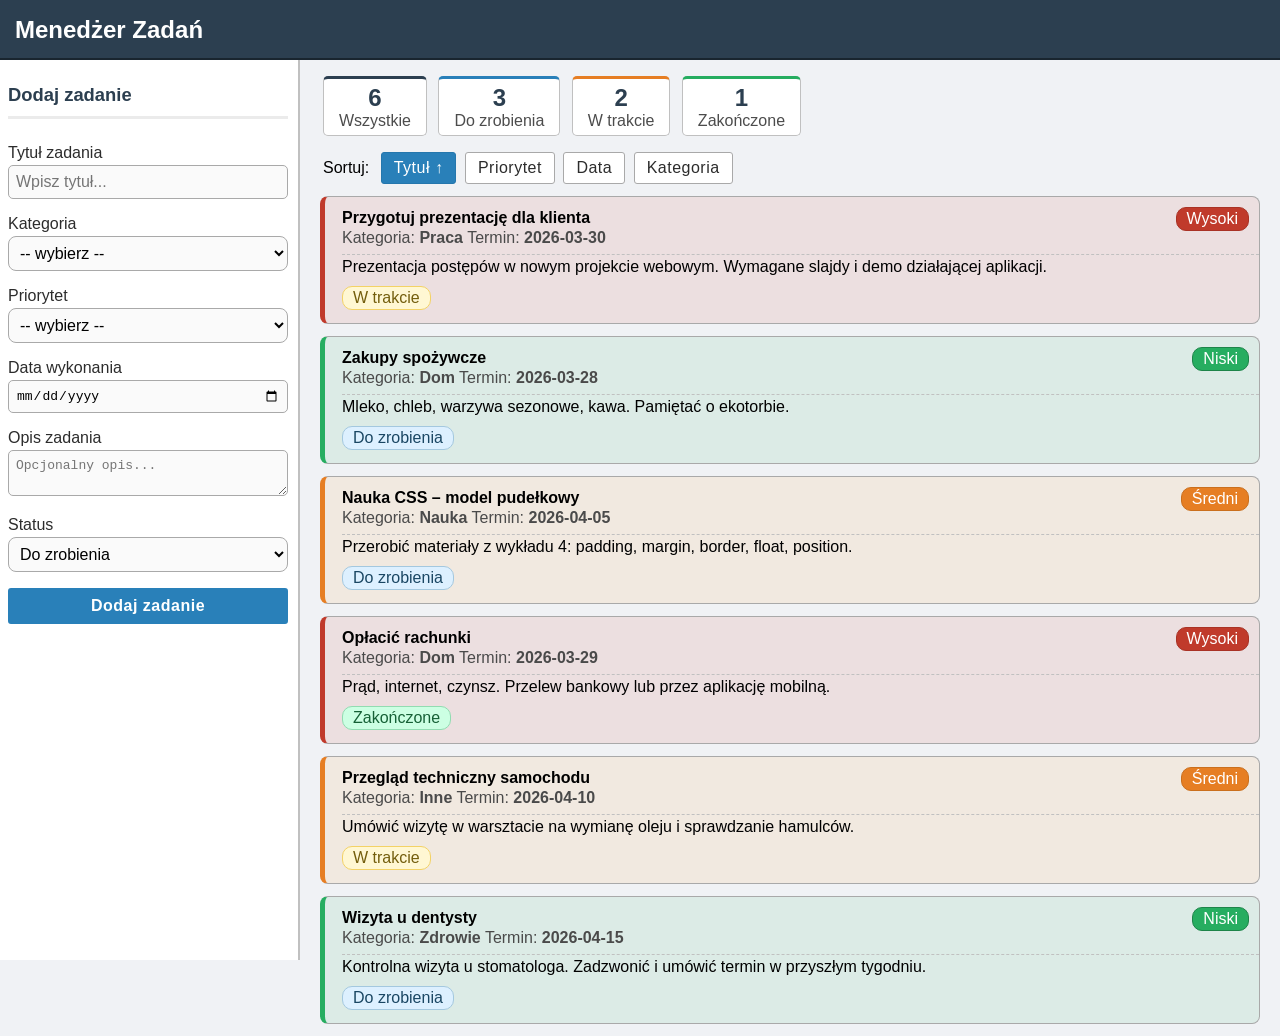
<file: lab4/index.html>
<!DOCTYPE html>
<html lang="pl">
<head>
    <meta charset="UTF-8">
    <title>Menedżer zadań</title>
    <link href="style.css" rel="stylesheet"
          type="text/css">
</head>
<body>
<header>Menedżer Zadań</header>
<aside>
    <form>
        <h4>Dodaj zadanie</h4>
        <p>
            <label for="tytul-zad">Tytuł zadania</label><br>
            <input type="text" name="tytul-zad" id="tytul-zad" placeholder="Wpisz tytuł..." required>
        </p>
        <p>
            <label for="kategoria-zad">Kategoria</label><br>
            <select name="kategoria-zad" id="kategoria-zad" required>
                <option disabled selected hidden>-- wybierz --</option>
                <option value="Praca">Praca</option>
                <option value="Dom">Dom</option>
                <option value="Nauka">Nauka</option>
                <option value="Zdrowie">Zdrowie</option>
                <option value="Inne">Inne</option>
            </select>
        </p>
        <p>
            <label for="priorytet-zad">Priorytet</label><br>
            <select name="priorytet-zad" id="priorytet-zad" required>
                <option disabled selected hidden>-- wybierz --</option>
                <option value="Niski">Niski</option>
                <option value="Średni">Średni</option>
                <option value="Wysoki">Wysoki</option>
            </select>
        </p>
        <p>
            <label for="data-wykonania">Data wykonania</label><br>
            <input type="date" name="data-wykonania" id="data-wykonania" required>
        </p>
        <p>
            <label for="opis-zad">Opis zadania</label><br>
            <textarea name="opis-zad" id="opis-zad" placeholder="Opcjonalny opis..."></textarea>
        </p>
        <p>
            <label for="status-zad">Status</label><br>
            <select name="status-zad" id="status-zad" required>
                <option value="Do zrobienia">Do zrobienia</option>
                <option value="W trakcie">W trakcie</option>
                <option value="Zakończone">Zakończone</option>
            </select>
        </p>
        <p>
            <button id="dodaj-zad" type="submit">Dodaj zadanie</button>
        </p>
    </form>
</aside>
<main>
    <div id="pasek-statystyk">
        <p id="wszystkie">
            <span>6</span><br>Wszystkie
        </p>
        <p id="do-zrobienia">
            <span>3</span><br>Do zrobienia
        </p>
        <p id="w-trakcie">
            <span>2</span><br>W trakcie
        </p>
        <p id="zakonczone">
            <span>1</span><br>Zakończone
        </p>
    </div>
    <div id="pasek-sortowania">
        Sortuj:
        <button id="aktywny">Tytuł &uarr;</button>
        <button>Priorytet</button>
        <button>Data</button>
        <button>Kategoria</button>
    </div>
    <div id="karty-zadan">

        <div class="karta-zadania karta-wysoki">
            <header>
                <span class="priorytet-wysoki">Wysoki</span>
                <h4>Przygotuj prezentację dla klienta</h4>
            </header>
            <div class="info">
                <span>Kategoria: <strong>Praca</strong></span>
                <span>Termin: <strong>2026-03-30</strong></span>
            </div>
            <div class="opis">
                Prezentacja postępów w nowym projekcie webowym. Wymagane slajdy i demo działającej aplikacji.
            </div>
            <div>
                <span class="status w-trakcie">W trakcie</span>
            </div>
        </div>

        <div class="karta-zadania karta-niski">
            <header>
                <span class="priorytet-niski">Niski</span>
                <h4>Zakupy spożywcze</h4>
            </header>
            <div class="info">
                <span>Kategoria: <strong>Dom</strong></span>
                <span>Termin: <strong>2026-03-28</strong></span>
            </div>
            <div class="opis">
                Mleko, chleb, warzywa sezonowe, kawa. Pamiętać o ekotorbie.
            </div>
            <div>
                <span class="status do-zrobienia">Do zrobienia</span>
            </div>
        </div>

        <div class="karta-zadania karta-sredni">
            <header>
                <span class="priorytet-sredni">Średni</span>
                <h4>Nauka CSS &ndash; model pudełkowy</h4>
            </header>
            <div class="info">
                <span>Kategoria: <strong>Nauka</strong></span>
                <span>Termin: <strong>2026-04-05</strong></span>
            </div>
            <div class="opis">
                Przerobić materiały z wykładu 4: padding, margin, border, float, position.
            </div>
            <div>
                <span class="status do-zrobienia">Do zrobienia</span>
            </div>
        </div>

        <div class="karta-zadania karta-wysoki">
            <header>
                <span class="priorytet-wysoki">Wysoki</span>
                <h4>Opłacić rachunki</h4>
            </header>
            <div class="info">
                <span>Kategoria: <strong>Dom</strong></span>
                <span>Termin: <strong>2026-03-29</strong></span>
            </div>
            <div class="opis">
                Prąd, internet, czynsz. Przelew bankowy lub przez aplikację mobilną.
            </div>
            <div>
                <span class="status zakonczone">Zakończone</span>
            </div>
        </div>

        <div class="karta-zadania karta-sredni">
            <header>
                <span class="priorytet-sredni">Średni</span>
                <h4>Przegląd techniczny samochodu</h4>
            </header>
            <div class="info">
                <span>Kategoria: <strong>Inne</strong></span>
                <span>Termin: <strong>2026-04-10</strong></span>
            </div>
            <div class="opis">
                Umówić wizytę w warsztacie na wymianę oleju i sprawdzanie hamulców.
            </div>
            <div>
                <span class="status w-trakcie">W trakcie</span>
            </div>
        </div>

        <div class="karta-zadania karta-niski">
            <header>
                <span class="priorytet-niski">Niski</span>
                <h4>Wizyta u dentysty</h4>
            </header>
            <div class="info">
                <span>Kategoria: <strong>Zdrowie</strong></span>
                <span>Termin: <strong>2026-04-15</strong></span>
            </div>
            <div class="opis">
                Kontrolna wizyta u stomatologa. Zadzwonić i umówić termin w przyszłym tygodniu.
            </div>
            <div>
                <span class="status do-zrobienia">Do zrobienia</span>
            </div>
        </div>

    </div>
</main>
</body>
</html>
</file>
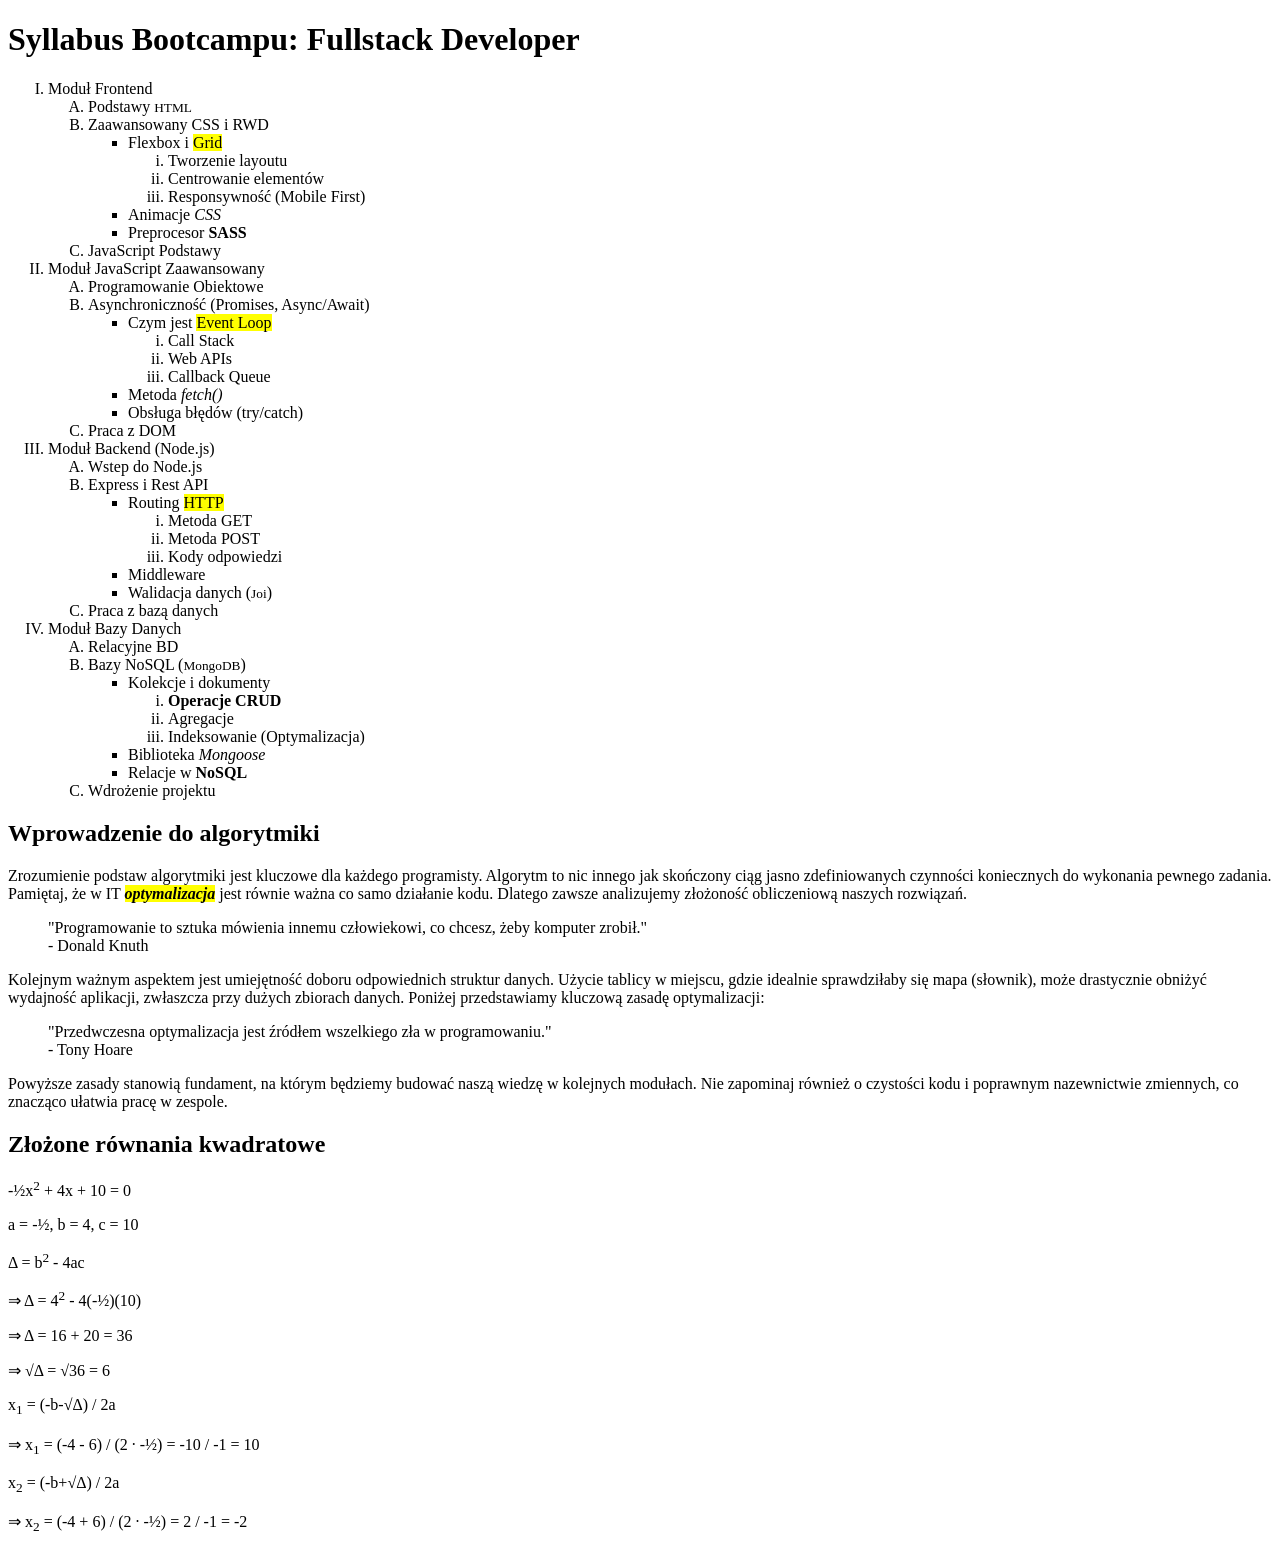
<file: lab1/zad1.html>
<!DOCTYPE html>
<html lang="pl">
<head>
    <meta charset="UTF-8">
    <title>zad1</title>
</head>
<body>
<h1>Syllabus Bootcampu: Fullstack Developer</h1>
<ol type="I">
    <li>Moduł Frontend
        <ol type="A">
            <li>Podstawy <small>HTML</small></li>
            <li>Zaawansowany CSS i RWD
                <ul>
                    <li>Flexbox i <mark>Grid</mark>
                        <ol type="i">
                            <li>Tworzenie layoutu</li>
                            <li>Centrowanie elementów</li>
                            <li>Responsywność (Mobile First)</li>
                        </ol>
                    </li>
                    <li>Animacje <em>CSS</em></li>
                    <li>Preprocesor <strong>SASS</strong></li>
                </ul>
            </li>
            <li>JavaScript Podstawy</li>
        </ol>
    </li>
    <li>Moduł JavaScript Zaawansowany
        <ol type="A">
            <li>Programowanie Obiektowe</li>
            <li>Asynchroniczność (Promises, Async/Await)
                <ul>
                    <li>Czym jest <mark>Event Loop</mark>
                        <ol type="i">
                            <li>Call Stack</li>
                            <li>Web APIs</li>
                            <li>Callback Queue</li>
                        </ol>
                    </li>
                    <li>Metoda <em>fetch()</em></li>
                    <li>Obsługa błędów (try/catch)</li>
                </ul>
            </li>
            <li>Praca z DOM</li>
        </ol>
    </li>
    <li>Moduł Backend (Node.js)
        <ol type="A">
            <li>Wstep do Node.js</li>
            <li>Express i Rest API
                <ul>
                    <li>Routing <mark>HTTP</mark>
                        <ol type="i">
                            <li>Metoda GET</li>
                            <li>Metoda POST</li>
                            <li>Kody odpowiedzi</li>
                        </ol>
                    </li>
                    <li>Middleware</li>
                    <li>Walidacja danych (<small>Joi</small>)</li>
                </ul>
            </li>
            <li>Praca z bazą danych</li>
        </ol>
    </li>
    <li>Moduł Bazy Danych
        <ol type="A">
            <li>Relacyjne BD</li>
            <li>Bazy NoSQL (<small>MongoDB</small>)
                <ul>
                    <li>Kolekcje i dokumenty
                        <ol type="i">
                            <li><strong>Operacje CRUD</strong></li>
                            <li>Agregacje</li>
                            <li>Indeksowanie (Optymalizacja)</li>
                        </ol>
                    </li>
                    <li>Biblioteka <em>Mongoose</em></li>
                    <li>Relacje w <strong>NoSQL</strong></li>
                </ul>
            </li>
            <li>Wdrożenie projektu</li>
        </ol>
    </li>
</ol>
<h2>
    Wprowadzenie do algorytmiki
</h2>
<p>
    Zrozumienie podstaw algorytmiki jest kluczowe dla każdego programisty. Algorytm to nic innego jak skończony ciąg jasno zdefiniowanych czynności koniecznych do wykonania pewnego zadania. Pamiętaj, że w IT <mark><strong><em>optymalizacja</em></strong></mark> jest równie ważna co samo działanie kodu. Dlatego zawsze analizujemy złożoność obliczeniową naszych rozwiązań.
</p>
<blockquote>
    "Programowanie to sztuka mówienia innemu człowiekowi, co chcesz, żeby komputer zrobił."<br>- Donald Knuth
</blockquote>
<p>
    Kolejnym ważnym aspektem jest umiejętność doboru odpowiednich struktur danych. Użycie tablicy w miejscu, gdzie idealnie sprawdziłaby się mapa (słownik), może drastycznie obniżyć wydajność aplikacji, zwłaszcza przy dużych zbiorach danych. Poniżej przedstawiamy kluczową zasadę optymalizacji:
</p>
<blockquote>
    "Przedwczesna optymalizacja jest źródłem wszelkiego zła w programowaniu."<br>- Tony Hoare
</blockquote>
<p>
    Powyższe zasady stanowią fundament, na którym będziemy budować naszą wiedzę w kolejnych modułach. Nie zapominaj również o czystości kodu i poprawnym nazewnictwie zmiennych, co znacząco ułatwia pracę w zespole.
</p>
<h2>
    Złożone równania kwadratowe
</h2>
<p>
    -&frac12;x<sup>2</sup> + 4x + 10 = 0
</p>
<p>
    a = -&frac12;, b = 4, c = 10
</p>
<p>
    &Delta; = b<sup>2</sup> - 4ac
</p>
<p>
    &rArr; &Delta; = 4<sup>2</sup> - 4(-&frac12;)(10)
</p>
<p>
    &rArr; &Delta; = 16 + 20 = 36
</p>
<p>
    &rArr; &radic;&Delta; = &radic;36 = 6
</p>
<p>
    x<sub>1</sub> = (-b-&radic;&Delta;) / 2a
</p>
<p>
    &rArr; x<sub>1</sub> = (-4 - 6) / (2 &middot; -&frac12;) = -10 / -1 = 10
</p>
<p>
    x<sub>2</sub> = (-b+&radic;&Delta;) / 2a
</p>
<p>
    &rArr; x<sub>2</sub> = (-4 + 6) / (2 &middot; -&frac12;) = 2 / -1 = -2
</p>
</body>
</html>
</file>
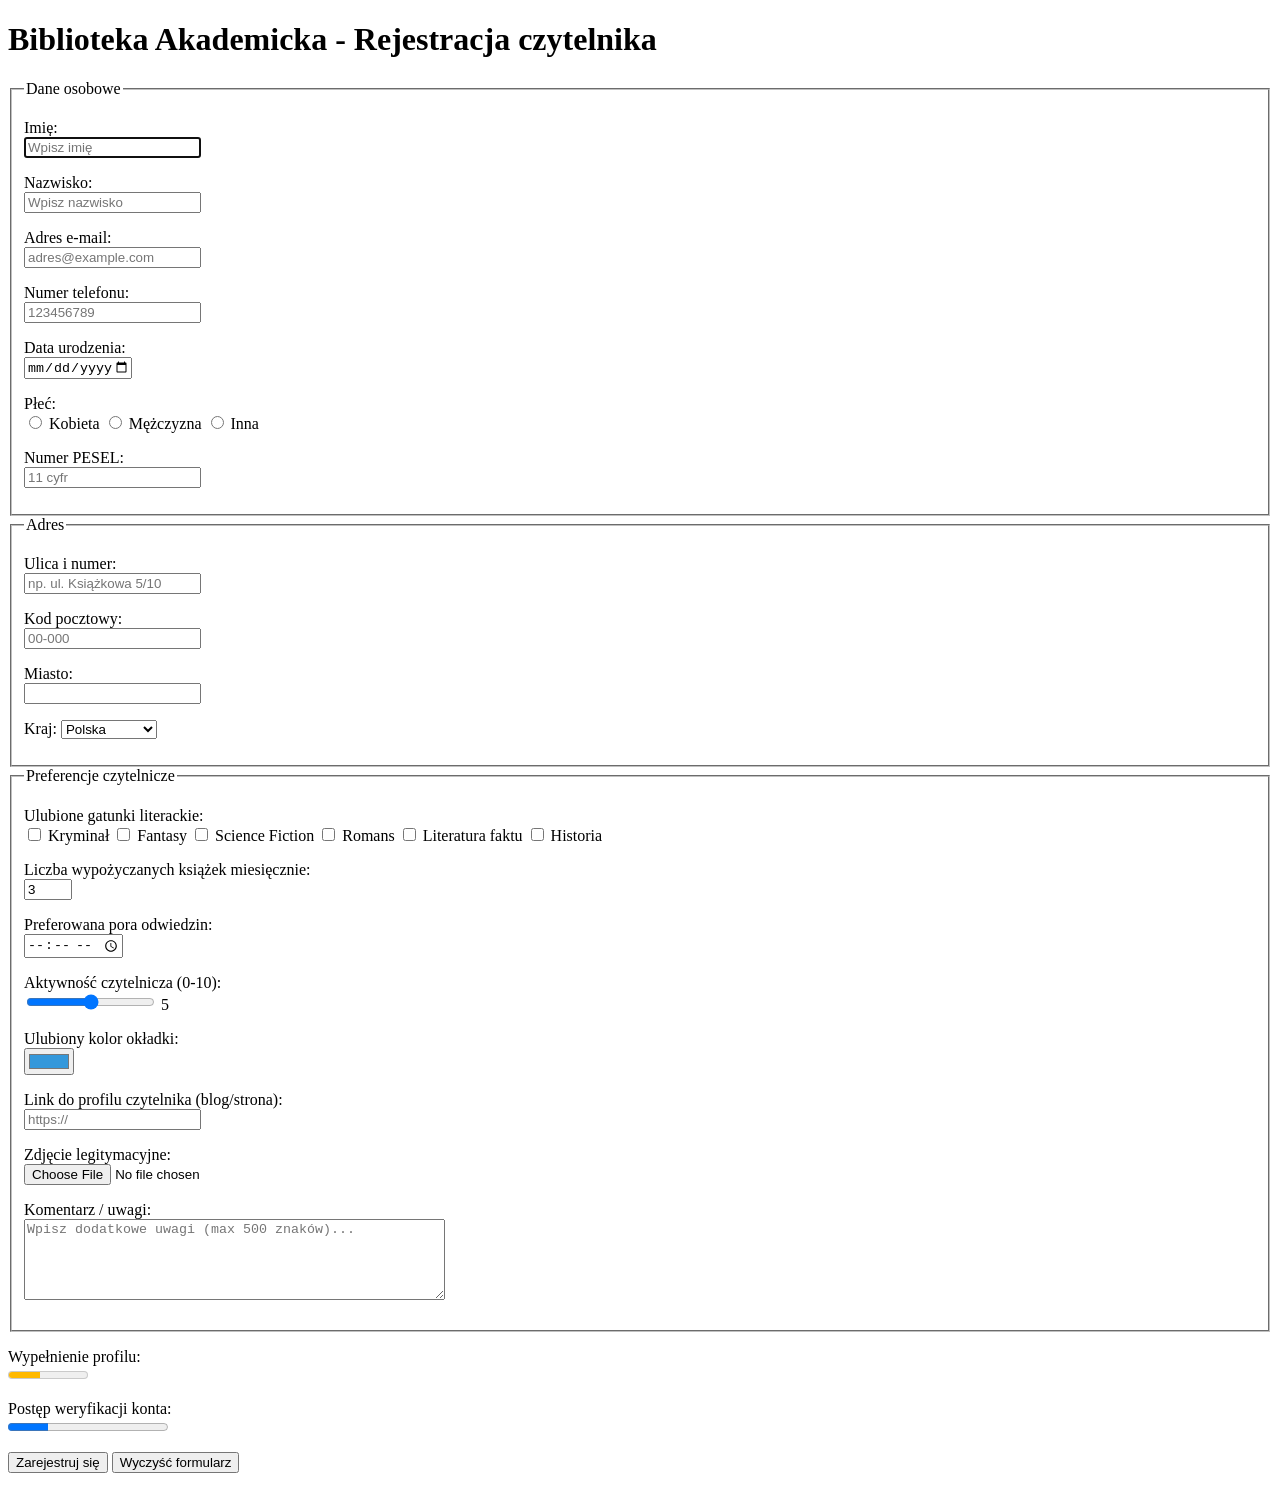
<file: lab2/formularz.html>
<!DOCTYPE html>
<html lang="pl">
<head>
    <meta charset="UTF-8">
    <title>zad1</title>
</head>
<body>
<h1>Biblioteka Akademicka - Rejestracja czytelnika</h1>
<form action="rejestracja.php" method="post" enctype="multipart/form-data">
    <fieldset>
        <Legend>Dane osobowe</Legend>
        <p>
            <label for="imie">Imię:</label><br>
            <input type="text" name="imie" id="imie" required placeholder="Wpisz imię" autofocus minlength="2" maxlength="50">
        </p>
        <p>
            <label for="nazwisko">Nazwisko:</label><br>
            <input type="text" name="nazwisko" id="nazwisko" required placeholder="Wpisz nazwisko" maxlength="60">
        </p>
        <p>
            <label for="email">Adres e-mail:</label><br>
            <input type="email" name="email" id="email" required placeholder="adres@example.com" multiple>
        </p>
        <p>
            <label for="telefon">Numer telefonu:</label><br>
            <input type="tel" name="telefon" id="telefon" pattern="[0-9]{9}" placeholder="123456789" maxlength="9">
        </p>
        <p>
            <label for="data">Data urodzenia:</label><br>
            <input type="date" name="data" id="data" min="1900-01-01" max="2026-12-31">
        </p>
        <p>
            Płeć:<br>
            <input type="radio" id="plec1" name="plec" value="kobieta">
            <label for="plec1">Kobieta</label>
            <input type="radio" id="plec2" name="plec" value="mezczyzna">
            <label for="plec2">Mężczyzna</label>
            <input type="radio" id="plec3" name="plec" value="inna">
            <label for="plec3">Inna</label>
        </p>
        <p>
            <label for="pesel">Numer PESEL:</label><br>
            <input type="password" name="pesel" id="pesel" pattern="[0-9]{11}" autocomplete="off" maxlength="11" placeholder="11 cyfr">
        </p>
    </fieldset>
    <fieldset>
        <legend>Adres</legend>
        <p>
            <label for="adres">Ulica i numer:</label><br>
            <input type="text" name="adres" id="adres" required placeholder="np. ul. Książkowa 5/10">
        </p>
        <p>
            <label for="pocztowy">Kod pocztowy:</label><br>
            <input type="text" name="pocztowy" id="pocztowy" pattern="[0-9]{2}-[0-9]{3}" placeholder="00-000" maxlength="6">
        </p>
        <p>
            <label for="miasto">Miasto:</label><br>
            <input list="miasta" name="miasto" id="miasto">
            <datalist id="miasta">
                <option value="Gdańsk">Gdańsk</option>
                <option value="Warszawa">Warszawa</option>
                <option value="Poznań">Poznań</option>
                <option value="Kraków">Kraków</option>
                <option value="Wrocław">Wrocław</option>
                <option value="Katowice">Katowice</option>
            </datalist>
        </p>
        <p>
            <label for="kraj">Kraj:</label>
            <select name="kraj" id="kraj" required>
                <optgroup label="Europa">
                    <option value="Polska" selected>Polska</option>
                    <option value="Niemcy">Niemcy</option>
                    <option value="Francja">Francja</option>
                    <option value="Hiszpania">Hiszpania</option>
                </optgroup>
                <optgroup label="Azja">
                    <option value="Chiny">Chiny</option>
                    <option value="Japonia">Japonia</option>
                    <option value="Indie">Indie</option>
                    <option value="Tajlandia">Tajlandia</option>
                </optgroup>
            </select>
        </p>
    </fieldset>
    <fieldset>
        <legend>Preferencje czytelnicze</legend>
        <p>
            <label>Ulubione gatunki literackie:</label><br>
            <input type="checkbox" id="kryminal" name="kryminal">
            <label for="kryminal">Kryminał</label>
            <input type="checkbox" id="fantasy" name="fantasy">
            <label for="fantasy">Fantasy</label>
            <input type="checkbox" id="sci-fi" name="sci-fi">
            <label for="sci-fi">Science Fiction</label>
            <input type="checkbox" id="romans" name="romans">
            <label for="romans">Romans</label>
            <input type="checkbox" id="lit-fakt" name="lit-fakt">
            <label for="lit-fakt">Literatura faktu</label>
            <input type="checkbox" id="historia" name="historia">
            <label for="historia">Historia</label>
        </p>
        <p>
            <label for="ksiazki-mies">Liczba wypożyczanych książek miesięcznie:</label><br>
            <input type="number" id="ksiazki-mies" name="ksiazki-mies" min="1" max="20" step="1" value="3">
        </p>
        <p>
            <label for="pora-odwiedzin">Preferowana pora odwiedzin:</label><br>
            <input type="time" id="pora-odwiedzin" name="pora-odwiedzin" min="07:00" max="22:00">
        </p>
        <p>
            <label for="akt-czyt">Aktywność czytelnicza (0-10):</label><br>
            <input type="range" id="akt-czyt" name="akt-czyt" min="0" max="10" step="1">
            <output for="akt-czyt">5</output>
        </p>
        <p>
            <label for="kolor-okladki">Ulubiony kolor okładki:</label><br>
            <input type="color" id="kolor-okladki" name="kolor-okladki" value="#3498db">
        </p>
        <p>
            <label for="profil-czyt">Link do profilu czytelnika (blog/strona):</label><br>
            <input type="url" id="profil-czyt" name="profil-czyt" placeholder="https://">
        </p>
        <p>
            <label for="zdjecie">Zdjęcie legitymacyjne:</label><br>
            <input type="file" id="zdjecie" name="zdjecie" accept="image/png, image/jpeg">
        </p>
        <p>
            <label for="komentarz">Komentarz / uwagi:</label><br>
            <textarea id="komentarz" name="komentarz" rows="5" cols="50" maxlength="500" placeholder="Wpisz dodatkowe uwagi (max 500 znaków)..."></textarea>
        </p>
    </fieldset>
    <p>
        <label for="wypelnienie">Wypełnienie profilu:</label><br>
        <meter id="wypelnienie" value="0.4"  min="0" max="1" low="0.3" high="0.7" optimum="0.9"></meter>
    </p>
    <p>
        <label for="weryfikacja-konta">Postęp weryfikacji konta:</label><br>
        <progress id="weryfikacja-konta" value="25" max="100"></progress>
    </p>
    <p>
        <button id="zarejestruj-sie" type="submit">Zarejestruj się</button>
        <button id="wyczysc-form" type="reset">Wyczyść formularz</button>
    </p>
</form>
</body>
</html>
</file>
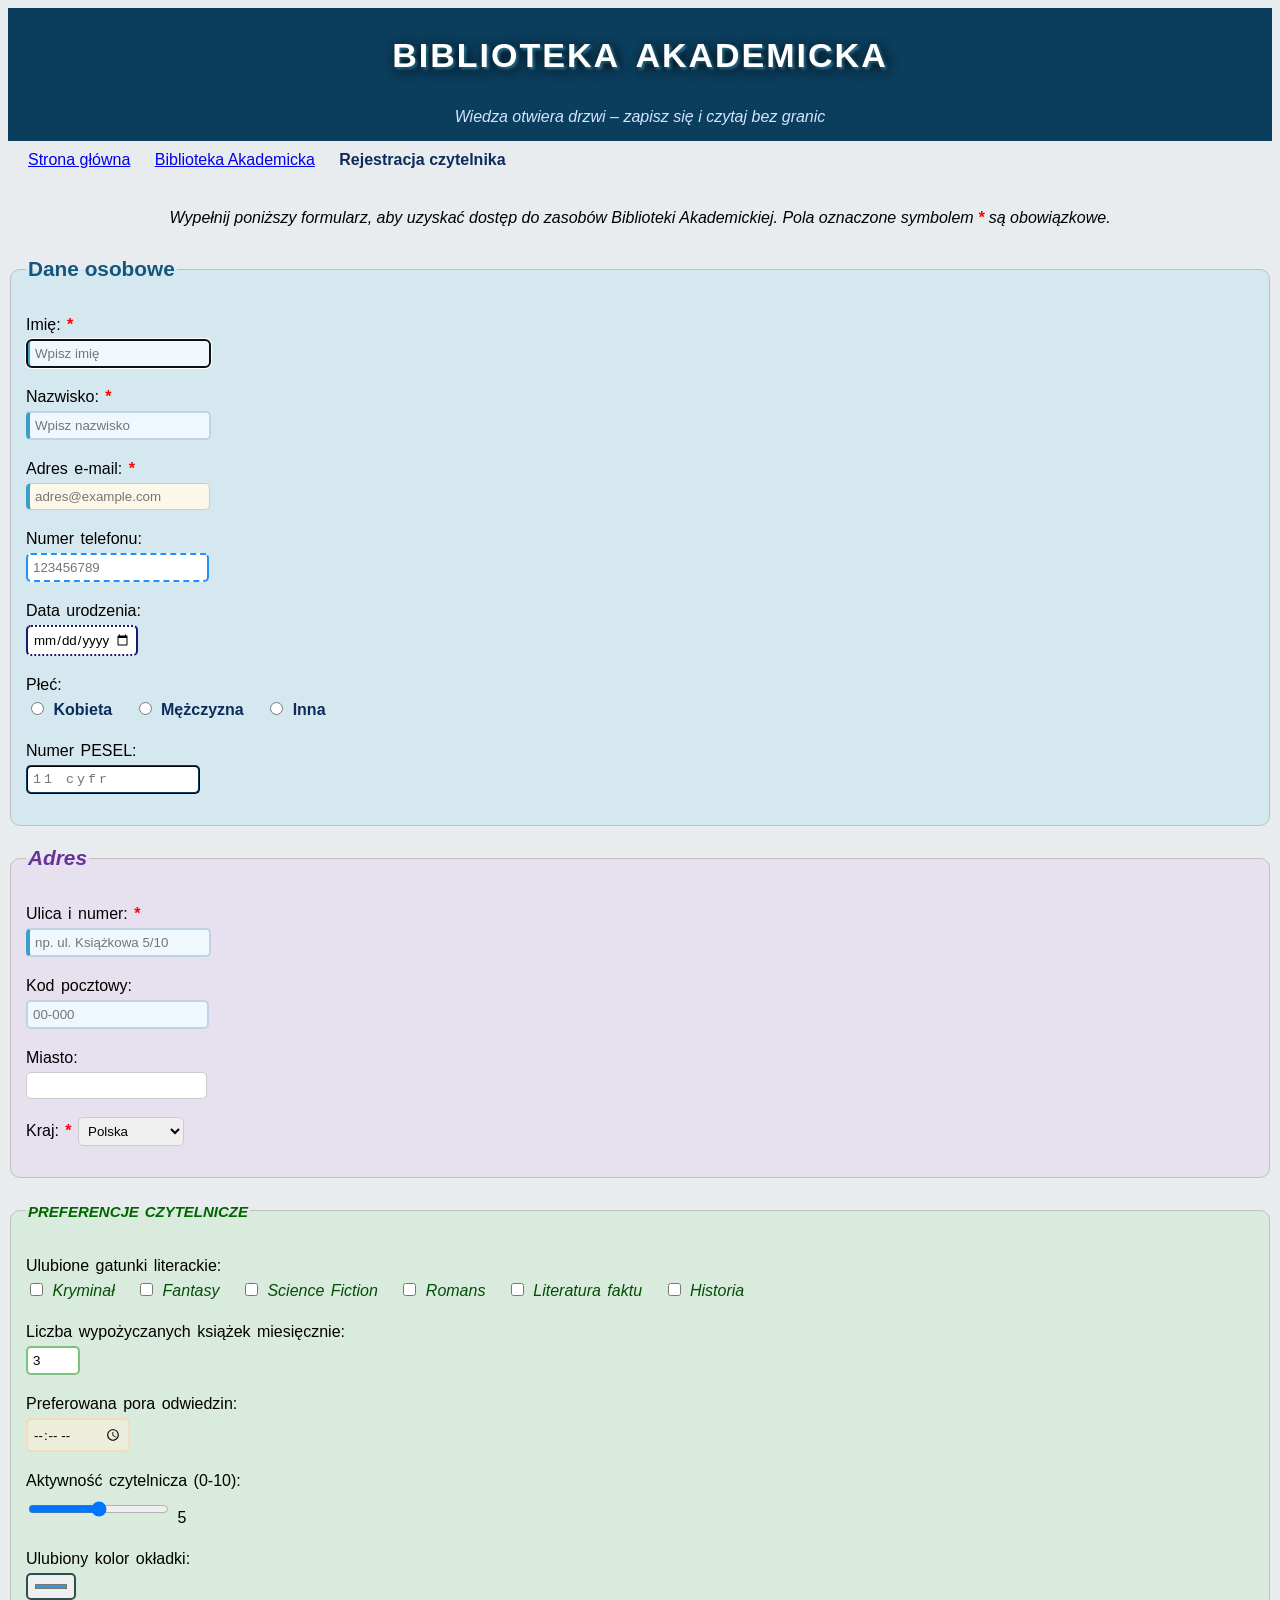
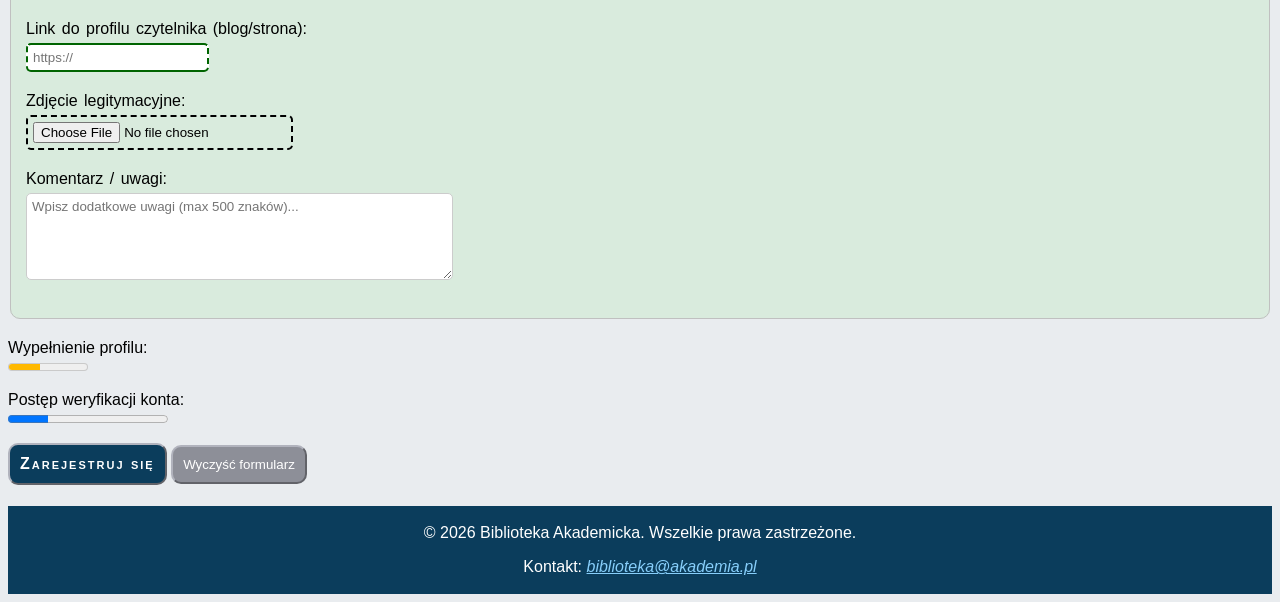
<file: lab3/formularz.html>
<!DOCTYPE html>
<html lang="pl">
<head>
    <meta charset="UTF-8">
    <title>Formularz</title>
    <link href="formularz.css" rel="stylesheet"
          type="text/css">
</head>
<body>
<header>
    <h1>biblioteka akademicka</h1>
    <p>Wiedza otwiera drzwi &ndash; zapisz się i czytaj bez granic</p>
</header>
<nav>
    <ol class="nav-list">
        <li class="nav-item"><a href="#">Strona główna</a></li>
        <li class="nav-item"><a href="#">Biblioteka Akademicka</a></li>
        <li class="nav-item active">Rejestracja czytelnika</li>
    </ol>
</nav>
<main>
    <p class="info">
        Wypełnij poniższy formularz, aby uzyskać dostęp do zasobów Biblioteki Akademickiej. Pola oznaczone symbolem <span class="required">*</span> są obowiązkowe.
    </p>
    <form action="rejestracja.php" method="post" enctype="multipart/form-data">
        <fieldset id="dane_osobowe">
            <Legend>Dane osobowe</Legend>
            <p>
                <label for="imie">Imię:</label><span class="required"> *</span><br>
                <input type="text" name="imie" id="imie" required placeholder="Wpisz imię" autofocus minlength="2" maxlength="50">
            </p>
            <p>
                <label for="nazwisko">Nazwisko:</label><span class="required"> *</span><br>
                <input type="text" name="nazwisko" id="nazwisko" required placeholder="Wpisz nazwisko" maxlength="60">
            </p>
            <p>
                <label for="email">Adres e-mail:</label><span class="required"> *</span><br>
                <input type="email" name="email" id="email" required placeholder="adres@example.com" multiple>
            </p>
            <p>
                <label for="telefon">Numer telefonu:</label><br>
                <input type="tel" name="telefon" id="telefon" pattern="[0-9]{9}" placeholder="123456789" maxlength="9">
            </p>
            <p>
                <label for="data">Data urodzenia:</label><br>
                <input type="date" name="data" id="data" min="1900-01-01" max="2026-12-31">
            </p>
            <p>
                Płeć:<br>
                <input type="radio" id="plec1" name="plec" value="kobieta">
                <label for="plec1">Kobieta</label>
                <input type="radio" id="plec2" name="plec" value="mezczyzna">
                <label for="plec2">Mężczyzna</label>
                <input type="radio" id="plec3" name="plec" value="inna">
                <label for="plec3">Inna</label>
            </p>
            <p>
                <label for="pesel">Numer PESEL:</label><br>
                <input type="password" name="pesel" id="pesel" pattern="[0-9]{11}" autocomplete="off" maxlength="11" placeholder="11 cyfr">
            </p>
        </fieldset>
        <fieldset id="dane_adresowe">
            <legend>Adres</legend>
            <p>
                <label for="adres">Ulica i numer:</label><span class="required"> *</span><br>
                <input type="text" name="adres" id="adres" required placeholder="np. ul. Książkowa 5/10">
            </p>
            <p>
                <label for="pocztowy">Kod pocztowy:</label><br>
                <input type="text" name="pocztowy" id="pocztowy" pattern="[0-9]{2}-[0-9]{3}" placeholder="00-000" maxlength="6">
            </p>
            <p>
                <label for="miasto">Miasto:</label><br>
                <input list="miasta" name="miasto" id="miasto">
                <datalist id="miasta">
                    <option value="Gdańsk">Gdańsk</option>
                    <option value="Warszawa">Warszawa</option>
                    <option value="Poznań">Poznań</option>
                    <option value="Kraków">Kraków</option>
                    <option value="Wrocław">Wrocław</option>
                    <option value="Katowice">Katowice</option>
                </datalist>
            </p>
            <p>
                <label for="kraj">Kraj:</label><span class="required"> *</span>
                <select name="kraj" id="kraj" required>
                    <optgroup label="Europa">
                        <option value="Polska" selected>Polska</option>
                        <option value="Niemcy">Niemcy</option>
                        <option value="Francja">Francja</option>
                        <option value="Hiszpania">Hiszpania</option>
                    </optgroup>
                    <optgroup label="Azja">
                        <option value="Chiny">Chiny</option>
                        <option value="Japonia">Japonia</option>
                        <option value="Indie">Indie</option>
                        <option value="Tajlandia">Tajlandia</option>
                    </optgroup>
                </select>
            </p>
        </fieldset>
        <fieldset id="preferencje_czytelnicze">
            <legend>preferencje czytelnicze</legend>
            <p>
                <label>Ulubione gatunki literackie:</label><br>
                <input type="checkbox" id="kryminal" name="kryminal">
                <label for="kryminal">Kryminał</label>
                <input type="checkbox" id="fantasy" name="fantasy">
                <label for="fantasy">Fantasy</label>
                <input type="checkbox" id="sci-fi" name="sci-fi">
                <label for="sci-fi">Science Fiction</label>
                <input type="checkbox" id="romans" name="romans">
                <label for="romans">Romans</label>
                <input type="checkbox" id="lit-fakt" name="lit-fakt">
                <label for="lit-fakt">Literatura faktu</label>
                <input type="checkbox" id="historia" name="historia">
                <label for="historia">Historia</label>
            </p>
            <p>
                <label for="ksiazki-mies">Liczba wypożyczanych książek miesięcznie:</label><br>
                <input type="number" id="ksiazki-mies" name="ksiazki-mies" min="1" max="20" step="1" value="3">
            </p>
            <p>
                <label for="pora-odwiedzin">Preferowana pora odwiedzin:</label><br>
                <input type="time" id="pora-odwiedzin" name="pora-odwiedzin" min="07:00" max="22:00">
            </p>
            <p>
                <label for="akt-czyt">Aktywność czytelnicza (0-10):</label><br>
                <input type="range" id="akt-czyt" name="akt-czyt" min="0" max="10" step="1">
                <output for="akt-czyt">5</output>
            </p>
            <p>
                <label for="kolor-okladki">Ulubiony kolor okładki:</label><br>
                <input type="color" id="kolor-okladki" name="kolor-okladki" value="#3498db">
            </p>
            <p>
                <label for="profil-czyt">Link do profilu czytelnika (blog/strona):</label><br>
                <input type="url" id="profil-czyt" name="profil-czyt" placeholder="https://">
            </p>
            <p>
                <label for="zdjecie">Zdjęcie legitymacyjne:</label><br>
                <input type="file" id="zdjecie" name="zdjecie" accept="image/png, image/jpeg">
            </p>
            <p>
                <label for="komentarz">Komentarz / uwagi:</label><br>
                <textarea id="komentarz" name="komentarz" rows="5" cols="50" maxlength="500" placeholder="Wpisz dodatkowe uwagi (max 500 znaków)..."></textarea>
            </p>
        </fieldset>
        <p>
            <label for="wypelnienie">Wypełnienie profilu:</label><br>
            <meter id="wypelnienie" value="0.4"  min="0" max="1" low="0.3" high="0.7" optimum="0.9"></meter>
        </p>
        <p>
            <label for="weryfikacja-konta">Postęp weryfikacji konta:</label><br>
            <progress id="weryfikacja-konta" value="25" max="100"></progress>
        </p>
        <p>
            <button id="zarejestruj-sie" type="submit">Zarejestruj się</button>
            <button id="wyczysc-form" type="reset">Wyczyść formularz</button>
        </p>
    </form>
</main>
<footer>
    <p>&copy <time datetime="2026">2026</time> Biblioteka Akademicka. Wszelkie prawa zastrzeżone.</p>
    <p>Kontakt: <a id="footer-mail" href="mailto:biblioteka@akademia.pl">biblioteka@akademia.pl</a></p>
</footer>
</body>
</html>
</file>
<file: lab4/style.css>
body {
    font-family: "Segoe UI", sans-serif;
    color: black;
    background-color: #f0f2f5;
}

body > header {
    background-color: #2c3f50;
    color: white;
    font-weight: bold;
    font-size: 1.5em;
    position: fixed;
    top: 0;
    left: 0;
    width: 100%;
    height: 60px;
    line-height: 60px;
    border-bottom: 2px solid #19252f;
    padding-left: 15px;
    box-sizing: border-box;
    z-index: 100;
}

aside {
    background-color: white;
    color: black;
    position: fixed;
    top: 60px;
    left: 0;
    width: 300px;
    padding-left: 8px;
    padding-right: 10px;
    border-right: 2px solid silver;
    box-sizing: border-box;
    height: 100%;
    overflow-y: auto;
}

aside h4 {
    color: #2c3f50;
    font-size: 1.15em;
    font-weight: bold;
    padding-bottom: 10px;
    border-bottom: 3px solid #ebebeb;
}

aside p label {
    color: #2c2c2c;
}

aside input, aside select, aside textarea {
    width: 100%;
    box-sizing: border-box;
    background-color: #fafafa;
    font-size: 1em;
    border: 1.5px solid darkgray;
    border-radius: 5px;
    padding: 7px;
    margin-top: 3px;
}

aside select {
    border-radius: 8px;
}

aside button {
    background-color: #2980b9;
    color: white;
    font-weight: bold;
    letter-spacing: 0.5px;
    font-size: 1em;
    width: 100%;
    border: 2px solid #2980b9;
    border-radius: 3px;
    padding: 7px;
    cursor: pointer;
}

main {
    margin-top: 60px;
    margin-left: 300px;
}

#pasek-statystyk p {
    display: inline-block;
    background-color: white;
    color: #4c4c4c;
    text-align: center;
    border: 1.5px solid silver;
    border-radius: 5px;
    margin-left: 7px;
    padding: 5px 15px;
}

#pasek-statystyk span {
    color: #2c3f50;
    font-size: 1.5em;
    font-weight: 600;
}

#pasek-statystyk #wszystkie {
    border-top: 3px solid #2c3f50;
    margin-left: 15px;
}

#pasek-statystyk #do-zrobienia {
    border-top: 3px solid #2980b9;
}

#pasek-statystyk #w-trakcie {
    border-top: 3px solid #e67e23;
}

#pasek-statystyk #zakonczone {
    border-top: 3px solid #26ad60;
}

#pasek-sortowania {
    margin-left: 15px;
}

#pasek-sortowania button {
    display: inline-block;
    background-color: white;
    color: #2c2c2c;
    font-size: 1em;
    letter-spacing: 0.5px;
    border: 1.5px solid darkgray;
    border-radius: 3px;
    padding: 6px 12px;
    margin-left: 4px;
    cursor: pointer;
}

#pasek-sortowania #aktywny {
    background-color: #2980b9;
    color: white;
    border: 1.5px solid #2577ad;
    margin-left: 7px;
}

.karta-zadania {
    position: relative;
    color: black;
    border: 1.5px solid darkgray;
    border-radius: 8px;
    padding-left: 17px;
    padding-bottom: 13px;
    margin: 12px;
}

.karta-niski {
    background-color: rgba(38, 173, 96, 0.1);
    border-left: 5px solid #26ad60;
}

.karta-sredni {
    background-color: rgba(239, 160, 42, 0.1);
    border-left: 5px solid #e67e23;
}

.karta-wysoki {
    background-color: rgba(192, 58, 43, 0.1);
    border-left: 5px solid #c03a2b;
}

#karty-zadan header span {
    position: absolute;
    top: 10px;
    right: 0;
    color: white;
    border-radius: 10px;
    padding: 2px 10px;
    margin-right: 10px;
}

span.priorytet-niski {
    background-color: #26ad60;
    border: 1.5px solid #1d8449;
}

span.priorytet-sredni {
    background-color: #e67e23;
    border: 1.5px solid #ca6f1d;
}

span.priorytet-wysoki {
    background-color: #c03a2b;
    border: 1.5px solid #a93225;
}

.karta-zadania h4 {
    margin-top: 12px;
    margin-bottom: 2px;
}

.info {
    color: #4a4a4a;
    padding-bottom: 7px;
}

.opis {
    border-top: 1.5px dashed silver;
    padding-top: 3px;
    padding-bottom: 10px;
}

span.status {
    display: inline-block;
    font-weight: 400;
    border: 1.5px solid;
    border-radius: 10px;
    padding: 2px 10px;
}

span.do-zrobienia {
    background-color: #ddf0ff;
    color: #1a4663;
    border-color: #a4c8df;
}

span.w-trakcie {
    background-color: #fff7d3;
    color: #735d0c;
    border-color: #f3d266;
}

span.zakonczone {
    background-color: #ccffe3;
    color: #156035;
    border-color: #91dcb1
}
</file>
<file: lab3/formularz.css>
body {
    font-family: "Trebuchet MS", Tahoma, sans-serif;
    color: black;
    background-color: #e9ecef;
}

header {
    background-color: #0b3d5c;
    text-align: center;
    padding: 10px;
    color: white;
}
header h1 {
    color: hsla(0, 0%, 100%);
    font-size: 3em;
    font-variant: small-caps;
    letter-spacing: 2px;
    margin: 5px;
    text-shadow: black 3px 3px 12px, #3b9ec8 2px 2px 3px;
}

header p {
    font-style: italic;
    color: hsla(210, 80%, 90%);
    margin-top: 30px;
    margin-bottom: 5px;
}

nav {
    padding: 5px;
}

.nav-list {
    list-style-type: none;
    padding: 0;
    margin: 5px;
}

.nav-item {
    display: inline;
    padding: 10px;
}

.nav-item.active {
    font-weight: bold;
    color: #0d2c5c;
}

.info {
    text-align: center;
    font-style: italic;
    margin: 30px;
}

.required {
    color: red;
    font-weight: bold;
}

fieldset {
    border: 1px solid silver;
    border-radius: 10px;
    margin-bottom: 20px;
    padding: 15px;
}

fieldset p {
    word-spacing: 2px;
    line-height: 25px;
}

legend {
    font-size: 1.3em;
    font-weight: bolder;
}

#dane_osobowe {
    background-color: rgba(150, 214, 237, 0.25);

}

#dane_osobowe legend {
    color: #14577e;
}

#dane_adresowe {
    background-color: rgba(221, 188, 234, 0.25);
}

#dane_adresowe legend {
    font-style: italic;
    color: rebeccapurple;
}

#preferencje_czytelnicze {
    background-color: rgba(169, 230, 166, 0.25);
}

#preferencje_czytelnicze legend {
    font-style: italic;
    color: darkgreen;
    font-variant: small-caps;
}

#pesel {
    font-family: monospace;
    letter-spacing: 3px;
}

input, select, textarea {
    font-family: inherit;
    padding: 5px;
    margin-top: 2px;
    border: 1px solid #ccc;
    border-radius: 5px;
}

input[type=radio] + label {
    color: #0d2c5c;
    font-weight: bold;
    margin-right: 15px;
}

input[type=checkbox] + label {
    color: #034e03;
    font-weight: lighter;
    font-style: italic;
    margin-right: 15px;
}

input[type=text] {
    background-color: aliceblue;
    border: 2px solid #c0d3e4;
}

input[type=email] {
    background-color: #fdf7ea;
}

input[type=tel] {
    border: 2px dodgerblue;
    border-style: dashed solid;
}

input[type=password] {
    border: 2px ridge #0b3d5c;
}

input[type=date] {
    border: 2px midnightblue;
    border-style: dotted double;
}

input[type=number] {
    border: 2px solid rgba(0, 128, 0, 0.5);
}

input[type=url] {
    border: 2px darkgreen;
    border-style: solid dashed;
}

input[type=time] {
    background-color: rgba(255, 239, 218, 0.5);
    border: 2px solid rgb(241, 220, 188);
}

input[type=color] {
    border: 2px double darkslategrey;
}

input[type=file] {
    border: 2px dashed black;
}

input[required] {
    border-left: #3b9ec8 solid 4px;
}

button[type="submit"] {
    background-color: #0b3d5c;
    color: white;
    font-weight: bold;
    font-variant: small-caps;
    font-size: 1em;
    letter-spacing: 2px;
    border-style: outset;
    border-color: #b1b3bd;
    border-radius: 10px;
    padding: 10px;
    margin-bottom: 5px;
    cursor: pointer;
}

button[type="reset"] {
    background-color: #8d8f98;
    color: white;
    border-style: outset;
    border-color: #b1b3bd;
    border-radius: 10px;
    padding: 10px;
    margin-bottom: 5px;
    cursor: pointer;
}

footer {
    background-color: #0b3d5c;
    text-align: center;
    color: white;
    font-weight: 300;
    padding: 2px;
}

#footer-mail {
    color: lightskyblue;
    font-style: italic;
}
</file>
